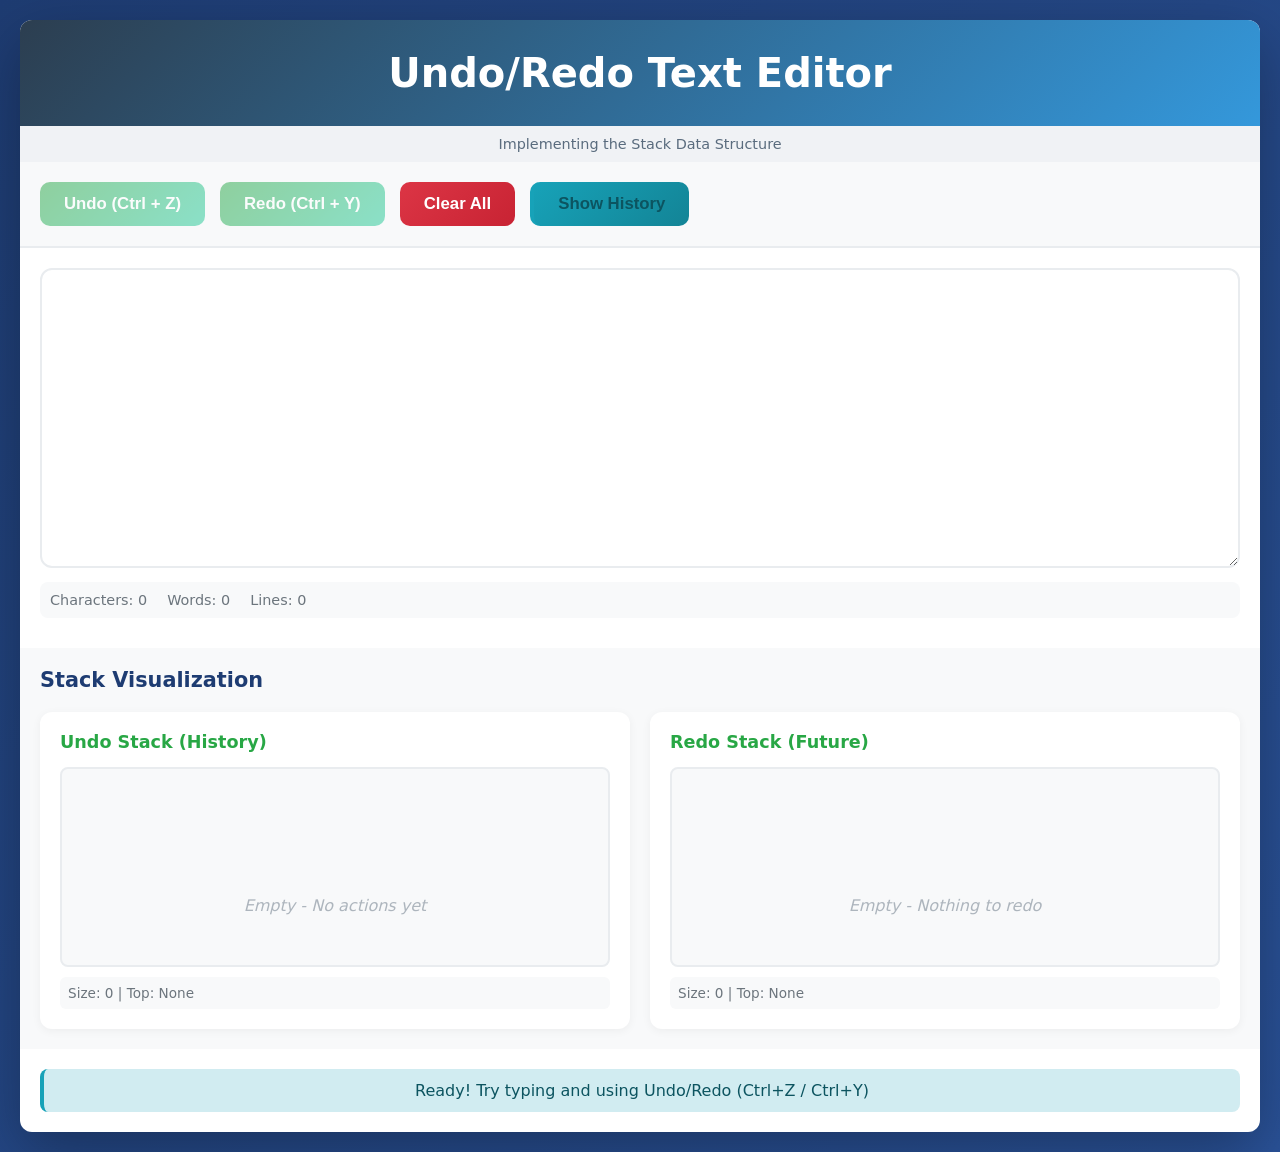
<file: BEGINNER/3.Undo-Redo Feature using Stacks/index.html>
<!DOCTYPE html>
<html lang="en">
<head>
    <meta charset="UTF-8">
    <meta name="viewport" content="width=device-width, initial-scale=1.0">
    <title>Undo/Redo Feature | Stack Implementation</title>
    <link rel="stylesheet" href="style.css">
</head>
<body>
    <div class="container">
        <h1>Undo/Redo Text Editor</h1>
        <p class="subtitle">Implementing the Stack Data Structure</p>

        <!-- Toolbar -->
         <div class="toolbar">
            <button onclick="undo()" id="undoBtn" class="tool-btn">
                <span class="btn-icon">Undo (Ctrl + Z)</span>
            </button>
            <button onclick="redo()" id="redoBtn" class="tool-btn">
                <span class="btn-icon">Redo (Ctrl + Y)</span>
            </button>
            <button onclick="clearAll()"  class="tool-btn danger">
                <span class="btn-icon">Clear All</span>
            </button>
            <button onclick="showHistory()" class="tool-btn info">
                <span class="btn-icon">Show History</span>
            </button>
         </div>

         <!--Editor Area  -->
         <div class="editor-container">
            <textarea id="editor" placeholder="Start typing here... 
                Try Undo/Redo (Ctrl + Z/ Ctrl + Y)" 
                oninput="handleInput()">
            </textarea>

            <div class="editor-info">
                <span>Characters: <span id="charCount">0</span></span>
                <span>Words: <span id="wordCount">0</span></span>
                <span>Lines: <span id="lineCount">0</span></span>
            </div>
         </div>

         <!-- Stack Visualization -->
          <div class="visualization-container">
            <h2>Stack Visualization</h2>
            <div class="stack-grid">
                <div class="stack-card">
                    <h3>Undo Stack (History)</h3>
                    <div class="stack-visual" id="undoStack">
                        <div class="empty-stack">Empty - No actions yet</div>
                    </div>
                    <div class="stack-stats">
                        Size: <span id="undoSize">0</span> | Top: <span id="undoTop">None</span>
                    </div>
                </div>
               
                <div class="stack-card">
                    <h3>Redo Stack (Future)</h3>
                    <div class="stack-visual" id="redoStack">
                        <div class="empty-stack">Empty - Nothing to redo</div>
                    </div>
                    <div class="stack-stats">
                        Size: <span id="redoSize">0</span> | Top: <span id="redoTop">None</span>
                    </div>
                </div>
            </div>
          </div>

          <!-- Action History Panel -->
           <div class="history-panel" id="historyPanel" style="display: none;">
                <h3>Action History</h3>
                <div class="history-list" id="historyList"></div>
                <button onclick="closeHistory()" class="close-btn">Close</button>
           </div>

           <!-- Message Area -->
            <div class="message" id="message"></div>
    </div>

    <script src="app.js"></script>
</body>
</html>
</file>
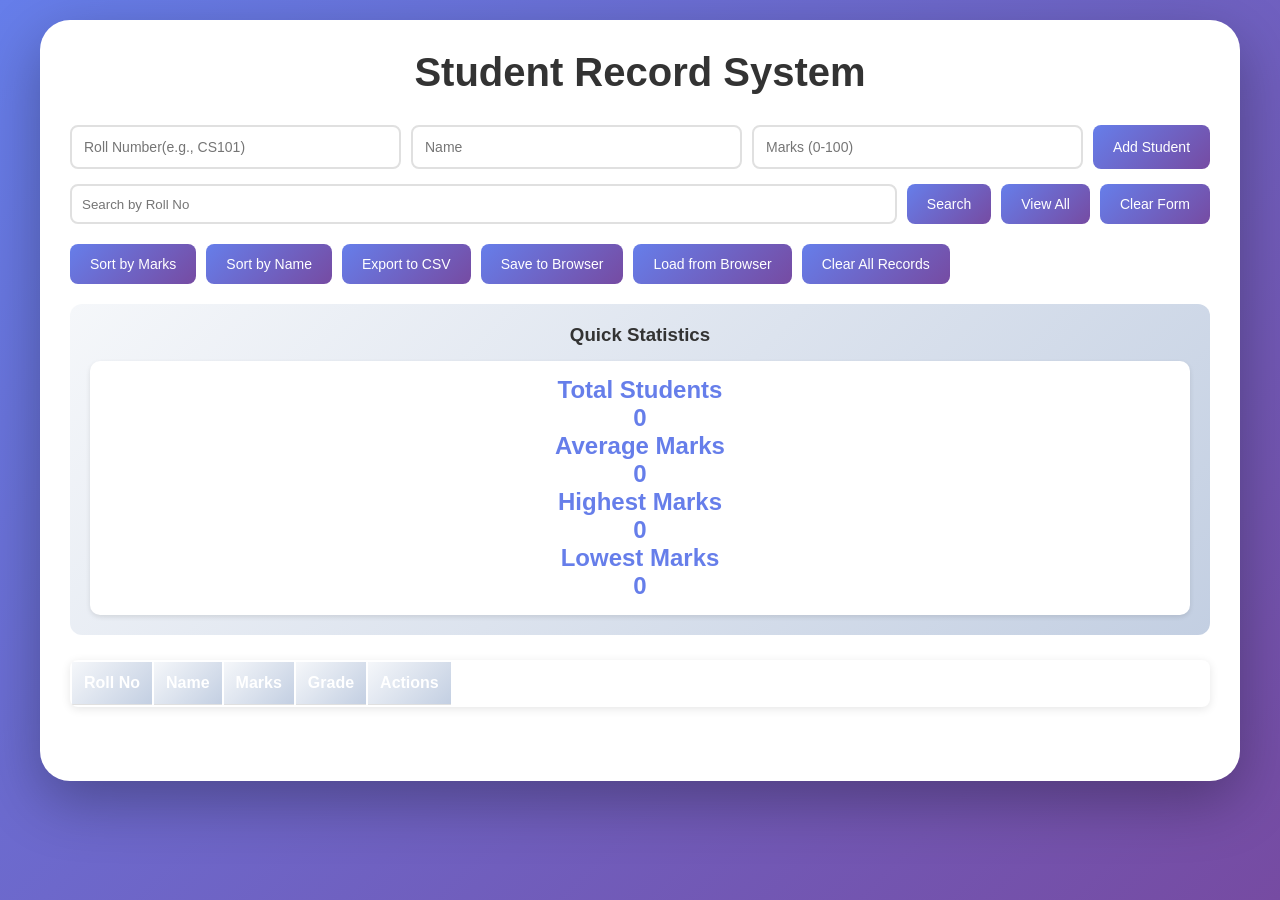
<file: BEGINNER/1.Students Record System With Arrays/web/index.html>
<!DOCTYPE html>
<html lang="en">
<head>
    <meta charset="UTF-8">
    <meta name="viewport" content="width=device-width, initial-scale=1.0">
    <title>Student Record System</title>
    <link rel="stylesheet" href="style.css">
</head>
<body>
    <div class="container">
        <h1>Student Record System</h1>

        <div class="form-group">
            <input type="text" id="rollNo" placeholder="Roll Number(e.g., CS101)" maxlength="20">
            <input type="text" id="name" placeholder="Name" maxlength="50">
            <input type="number" id="marks" placeholder="Marks (0-100)" min="0" max="100">
            <button onclick="addStudent()">Add Student</button>
        </div>

        <div class="actions">
            <input type="text" id="searchRoll" placeholder="Search by Roll No">
            <button onclick="searchStudent()">Search</button>
            <button onclick="viewAll()">View All</button>
            <button onclick="clearForm()">Clear Form</button>
        </div>

        <div class="actions">
            <button onclick="sortByMarks()">Sort by Marks</button>
            <button onclick="sortByName()">Sort by Name</button>
            <button onclick="exportToCSV()">Export to CSV</button>
            <button onclick="saveToLocalStorage()">Save to Browser</button>
            <button onclick="loadFromLocalStorage()">Load from Browser</button>
            <button onclick="clearAllRecords()">Clear All Records</button>
        </div>

        <div class="stats-panel" id="statsPanel">
            <h3>Quick Statistics</h3>
            <div class="stats-grid">
                <div class="stat-card">
                    <div class="stat-label">Total Students</div>
                    <div class="stat-value" id="totalStudents">0</div>
                </div>
                <div class="stat-card">
                    <div class="stat-label">Average Marks</div>
                    <div class="stat-value" id="avgMarks">0</div>
                </div>
                <div class="stat-card">
                    <div class="stat-label">Highest Marks</div>
                    <div class="stat-value" id="highestMarks">0</div>
                </div>
                <div class="stat-card">
                    <div class="stat-label">Lowest Marks</div>
                    <div class="stat-value" id="lowestMarks">0</div>
                </div>
            </div>
        </div>
    

        <div class="table-container">
            <table id="studentTable">
                <thead>
                    <tr>
                        <th>Roll No</th>
                        <th>Name</th>
                        <th>Marks</th>
                        <th>Grade</th>
                        <th>Actions</th>
                    </tr>
                </thead>
                <tbody></tbody>
            </table>
        </div>

        <div id="message"></div>

    </div>

    <script src="app.js"></script>
</body>
</html>
</file>
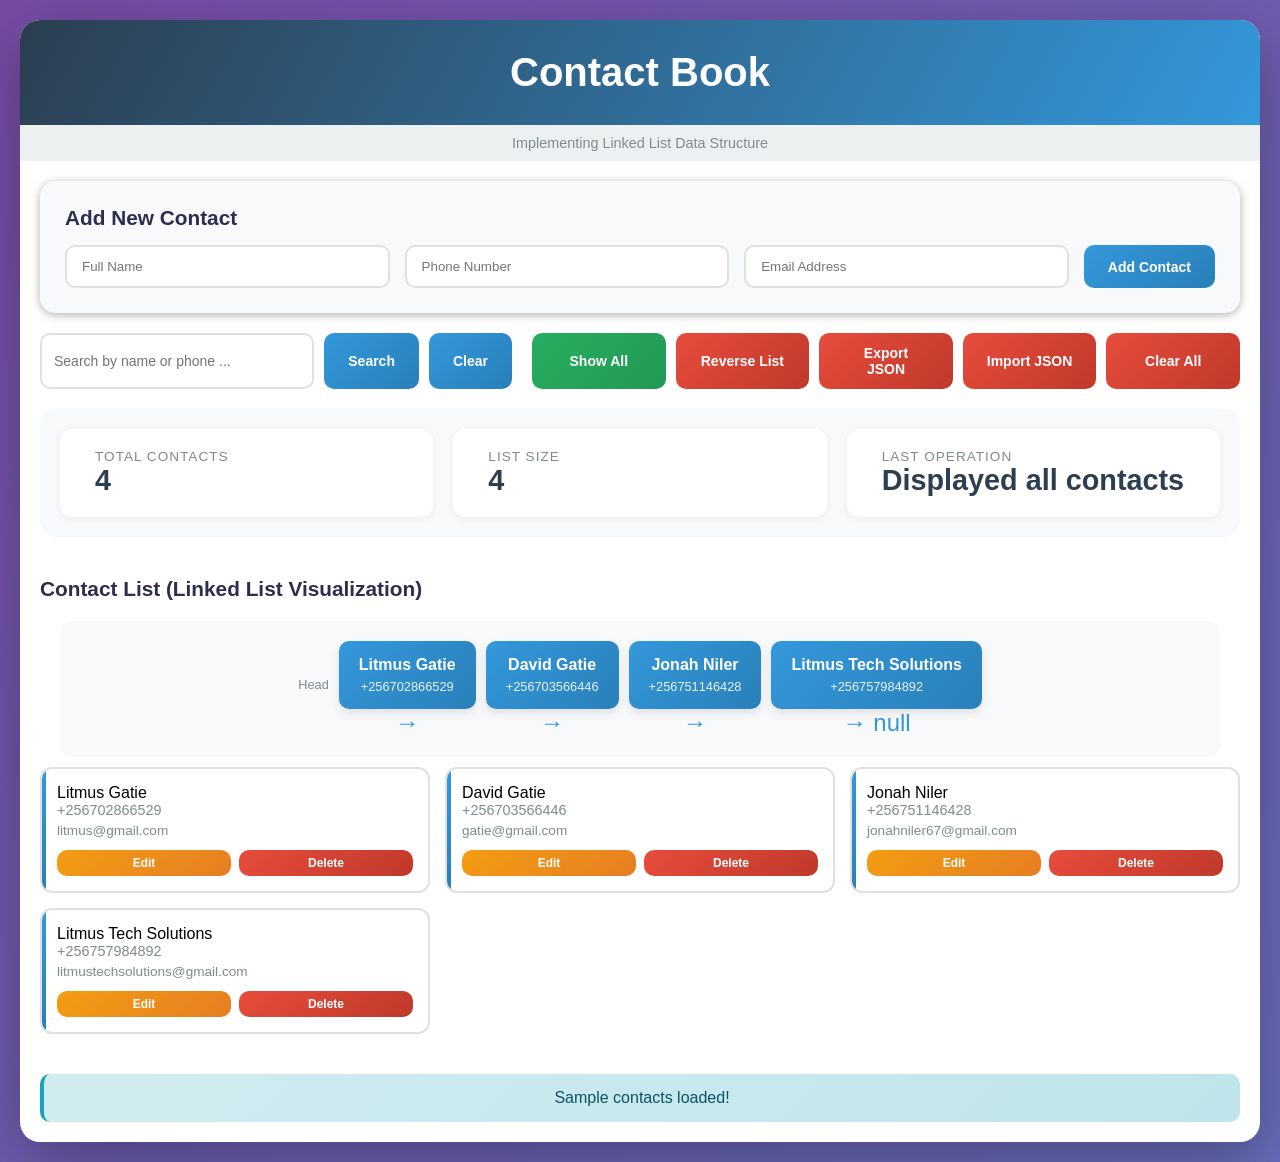
<file: BEGINNER/2.Contact Book using Linked Lists/web/index.html>
<!DOCTYPE html>
<html lang="en">
<head>
    <meta charset="UTF-8">
    <meta name="viewport" content="width=device-width, initial-scale=1.0">
    <title>Contact Book | Linked Lists Implementation</title>
    <link rel="stylesheet" href="style.css">
</head>
<body>
    <div class="container">
        <h1>Contact Book</h1>
        <p class="subtitle">Implementing Linked List Data Structure</p>

        <!-- Add contact Form -->
         <div class="form-card">
            <h2>Add New Contact</h2>

            <div class="form-group">
                <input type="text" id="name" placeholder="Full Name" maxlength="50">
                <input type="tel" id="phone" placeholder="Phone Number" maxlength="15">
                <input type="email" id="email" placeholder="Email Address">
                <button onclick="addContact()">Add Contact</button>
            </div>
         </div>

         <!-- Search & Action Bar -->
          <div class="action-bar">
            <div class="search-box">
                <input type="text" id="searchInput" placeholder="Search by name or phone ...">
            <button onclick="searchContacts()">Search</button>
            <button onclick="clearSearch()">Clear</button>
            </div>
            
            <div class="action-buttons">
                <button onclick="displayAllContacts()">Show All</button>
                <button onclick="reverseList()">Reverse List</button>
                <button onclick="exportToJSON()">Export JSON</button>
                <button onclick="importFromJSON()">Import JSON</button>
                <button onclick="clearAllContacts()">Clear All</button>
          </div>
        </div>

        <!-- Statistics Panel -->
         <div class="stats-panel">
            <div class="stat-card">
                <div class="stat-icon"></div>
                <div class="stat-info">
                    <div class="stat-label">Total Contacts</div>
                    <div class="stat-value" id="totalContacts">0</div>
                </div>
            </div>
            <div class="stat-card">
                <div class="stat-icon"></div>
                <div class="stat-info">
                    <div class="stat-label">List Size</div>
                    <div class="stat-value" id="listSize">0</div>
                </div>
            </div>
            <div class="stat-card">
                <div class="stat-icon"></div>
                <div class="stat-info">
                    <div class="stat-label">Last Operation</div>
                    <div class="stat-value" id="lastOperation">Ready</div>
                </div>
            </div>
         </div>

         <!-- Contacts Display -->
          <div class="contacts-container">
            <h2>Contact List (Linked List Visualization)</h2>
            <div id="linkedListVisualization" class="linked-list-viz"></div>
            <div id="contactsList" class="contacts-grid"></div>
          </div>

          <!-- Message Area -->
           <div class="message" id="message"></div>
    </div>
    

    <script src="app.js"></script>
</body>
</html>
</file>
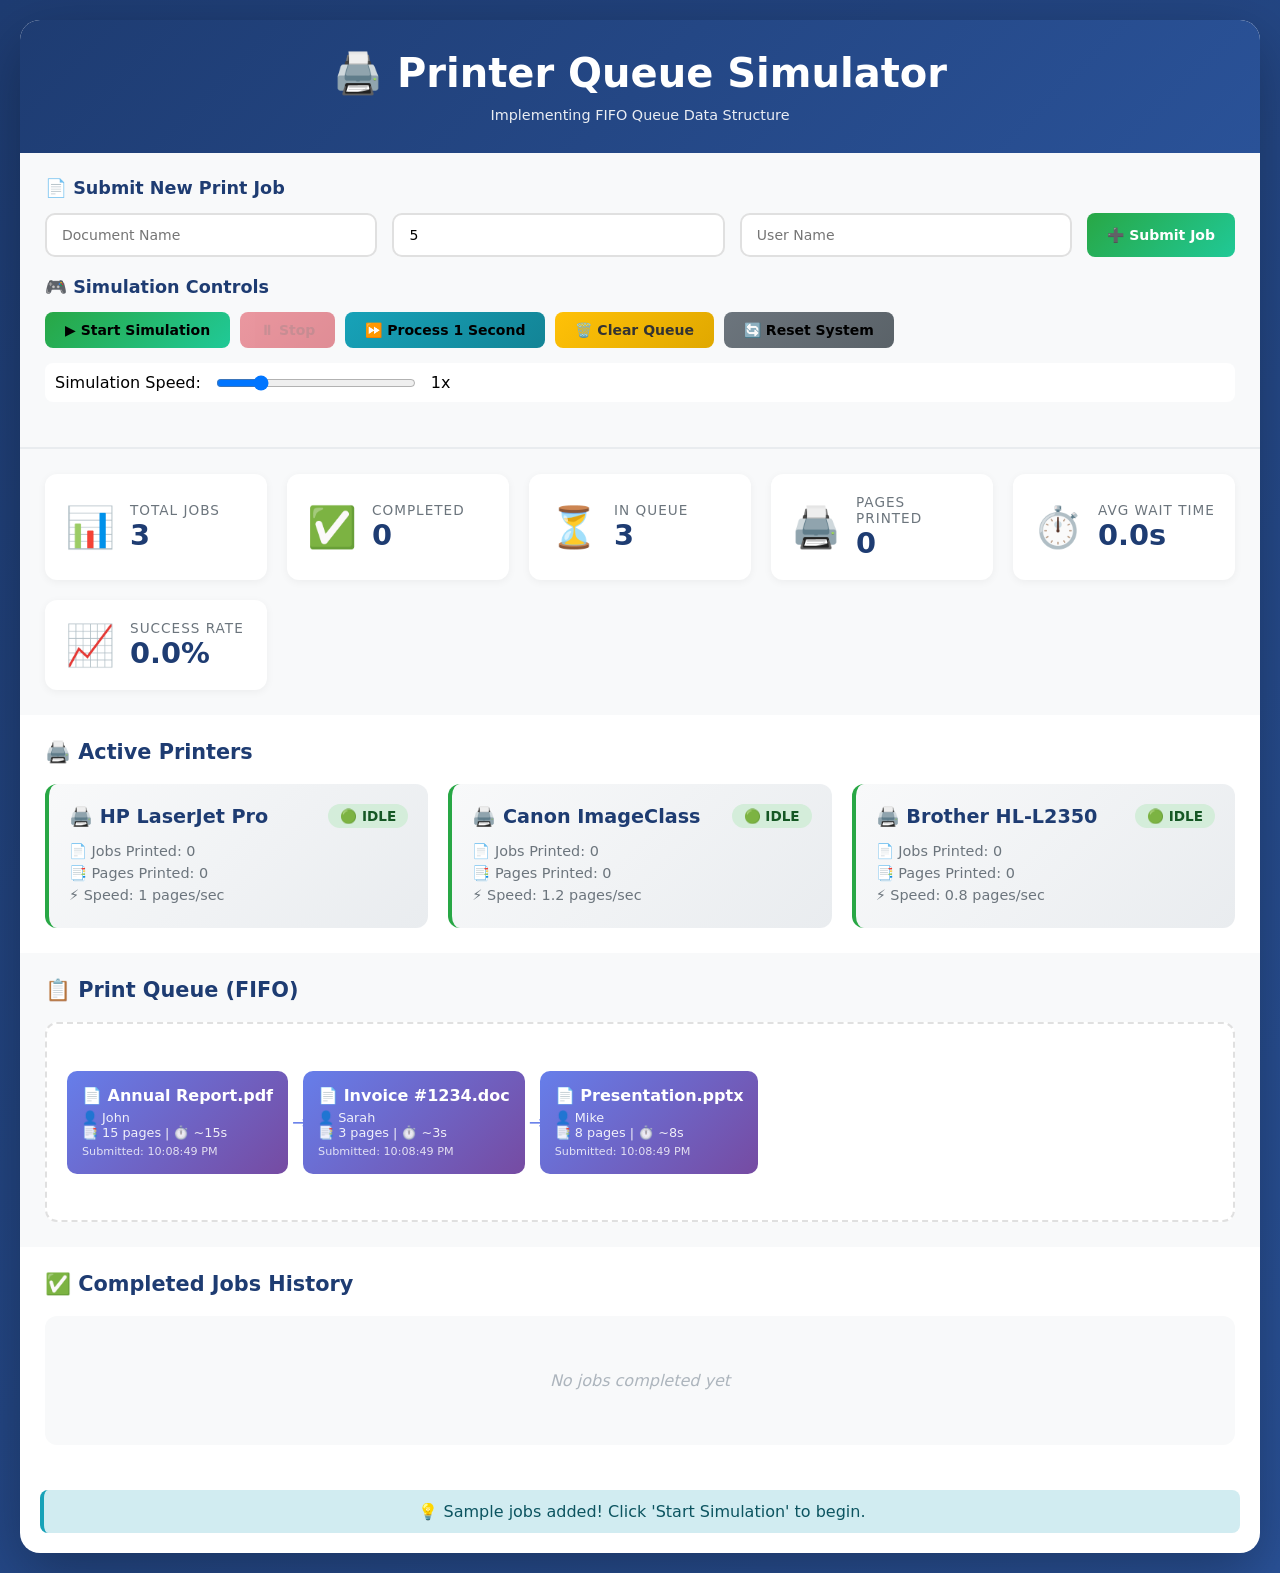
<file: BEGINNER/4.Printer Queue Simulation/web/index.html>
<!DOCTYPE html>
<html lang="en">
<head>
    <meta charset="UTF-8">
    <meta name="viewport" content="width=device-width, initial-scale=1.0">
    <title>🖨️ Printer Queue Simulator - FIFO Queue Implementation</title>
    <link rel="stylesheet" href="style.css">
</head>
<body>
    <div class="container">
        <header>
            <h1>🖨️ Printer Queue Simulator</h1>
            <p class="subtitle">Implementing FIFO Queue Data Structure</p>
        </header>

        <!-- Control Panel -->
        <div class="control-panel">
            <div class="job-form">
                <h3>📄 Submit New Print Job</h3>
                <div class="form-group">
                    <input type="text" id="docName" placeholder="Document Name" maxlength="50">
                    <input type="number" id="pages" placeholder="Pages (1-500)" min="1" max="500" value="5">
                    <input type="text" id="userName" placeholder="User Name" maxlength="30">
                    <button onclick="submitJob()" class="btn-primary">➕ Submit Job</button>
                </div>
            </div>

            <div class="simulation-controls">
                <h3>🎮 Simulation Controls</h3>
                <div class="button-group">
                    <button onclick="startSimulation()" id="startBtn" class="btn-success">▶ Start Simulation</button>
                    <button onclick="stopSimulation()" id="stopBtn" class="btn-danger" disabled>⏸ Stop</button>
                    <button onclick="processOneSecond()" id="stepBtn" class="btn-info">⏩ Process 1 Second</button>
                    <button onclick="clearQueue()" class="btn-warning">🗑️ Clear Queue</button>
                    <button onclick="resetSystem()" class="btn-secondary">🔄 Reset System</button>
                </div>
                <div class="simulation-speed">
                    <label>Simulation Speed:</label>
                    <input type="range" id="speed" min="0.5" max="3" step="0.1" value="1">
                    <span id="speedValue">1x</span>
                </div>
            </div>
        </div>

        <!-- Statistics Dashboard -->
        <div class="stats-dashboard">
            <div class="stat-card">
                <div class="stat-icon">📊</div>
                <div class="stat-info">
                    <div class="stat-label">Total Jobs</div>
                    <div class="stat-value" id="totalJobs">0</div>
                </div>
            </div>
            <div class="stat-card">
                <div class="stat-icon">✅</div>
                <div class="stat-info">
                    <div class="stat-label">Completed</div>
                    <div class="stat-value" id="completedJobs">0</div>
                </div>
            </div>
            <div class="stat-card">
                <div class="stat-icon">⏳</div>
                <div class="stat-info">
                    <div class="stat-label">In Queue</div>
                    <div class="stat-value" id="queueSize">0</div>
                </div>
            </div>
            <div class="stat-card">
                <div class="stat-icon">🖨️</div>
                <div class="stat-info">
                    <div class="stat-label">Pages Printed</div>
                    <div class="stat-value" id="totalPages">0</div>
                </div>
            </div>
            <div class="stat-card">
                <div class="stat-icon">⏱️</div>
                <div class="stat-info">
                    <div class="stat-label">Avg Wait Time</div>
                    <div class="stat-value" id="avgWaitTime">0s</div>
                </div>
            </div>
            <div class="stat-card">
                <div class="stat-icon">📈</div>
                <div class="stat-info">
                    <div class="stat-label">Success Rate</div>
                    <div class="stat-value" id="successRate">0%</div>
                </div>
            </div>
        </div>

        <!-- Printers Section -->
        <div class="printers-section">
            <h2>🖨️ Active Printers</h2>
            <div class="printers-grid" id="printersGrid"></div>
        </div>

        <!-- Queue Visualization -->
        <div class="queue-section">
            <h2>📋 Print Queue (FIFO)</h2>
            <div class="queue-visualization" id="queueVisualization">
                <div class="empty-queue">No jobs in queue</div>
            </div>
        </div>

        <!-- Completed Jobs History -->
        <div class="history-section">
            <h2>✅ Completed Jobs History</h2>
            <div class="history-list" id="historyList">
                <div class="empty-history">No jobs completed yet</div>
            </div>
        </div>

        <!-- Message Area -->
        <div id="message" class="message"></div>
    </div>

    <script src="app.js"></script>
</body>
</html>
</file>
<file: BEGINNER/3.Undo-Redo Feature using Stacks/style.css>
* {
    margin: 0;
    padding: 0;
    box-sizing: border-box;
}

body {
    font-family: 'Segoe UI', 'Poppins', system-ui, sans-serif;
    background: linear-gradient(135deg, #1e3c72 0%, #2a5298 100%);
    min-height: 100vh;
    padding: 20px;
}

.container {
    max-width: 1400px;
    margin: auto;
    background: #fff;
    border-radius: 12px;
    box-shadow: 0 20px 60px rgba(0,0,0,0.3);
    overflow: hidden;
    animation: slideIn 0.5s ease-out;
}

@keyframes slideIn {
    from {
        opacity: 0;
        transform: translateY(-30px);
    }
    to {
        opacity: 1;
        transform: translateY(0);
    }
}

h1 {
    background: linear-gradient(135deg, #2c3e50 0%, #3498db 100%);
    color: #fff;
    padding: 30px;
    margin: 0;
    font-size: 2.5rem;
    text-align: center;
}

.subtitle {
    background: #f0f2f5;
    padding: 10px;
    margin: 0;
    text-align: center;
    font-size: 0.9rem;
    color: #5a6c7e;
}

/* Toolbar */
.toolbar {
    padding: 20px;
    display: flex;
    gap: 15px;
    flex-wrap: wrap;
    background: #f8f9fa;
    border-bottom: 2px solid #e9ecef;
}

.tool-btn {
    padding: 12px 24px;
    background: linear-gradient(135deg, #28a745 0%, #20c997 100%);
    color: #fff;
    border: none;
    border-radius: 10px;
    cursor: pointer;
    font-size: 14px;
    font-weight: 600;
    transition: all 0.3s;
    display: flex;
    align-items: center;
    gap: 8px;
}

.tool-btn:hover {
    transform: translateY(-2px);
    box-shadow: 0 5px 15px rgba(40, 167, 69, 0.3);
}

.tool-btn.danger {
    background: linear-gradient(135deg, #dc3545 0%, #c82333 100%);
}

.tool-btn.danger:hover {
    box-shadow: 0 5px 15px rgba(220, 53, 69, 0.3);
}

.tool-btn.info {
    background: linear-gradient(135deg, #17a2b8 0%, #138496 100%);
}

.tool-btn.info:hover {
    box-shadow: 0 5px 15px rgba(23, 162, 184, 0.3);
}

.btn-icon {
    font-size: 1.2em;
}

/* Editor */
.editor-container {
    padding: 20px;
}

#editor {
    width: 100%;
    height: 300px;
    padding: 15px;
    font-family: 'Courier New', monospace;
    font-size: 14px;
    border: 2px solid #e9ecef;
    border-radius: 12px;
    resize: vertical;
    transition: all 0.3s;
}

#editor:focus {
    outline: none;
    border-color: #28a745;
    box-shadow: 0 0 0 3px rgba(40, 167, 69, 0.1);
}

.editor-info {
    display: flex;
    gap: 20px;
    margin-top: 10px;
    padding: 10px;
    background: #f8f9fa;
    border-radius: 8px;
    color: #6c757d;
    font-size: 0.9em;
}

/* Stack Visualization */
.visualization-container {
    padding: 20px;
    background: #f8f9fa;
    margin-top: 10px;
}

.visualization-container h2 {
    color: #1e3c72;
    margin-bottom: 20px;
    font-size: 1.3em;
}

.stack-grid {
    display: grid;
    grid-template-columns: repeat(auto-fit, minmax(400px, 1fr));
    gap: 20px;
}

.stack-card {
    background: white;
    border-radius: 12px;
    padding: 20px;
    box-shadow: 0 2px 10px rgba(0,0,0,0.05);
}

.stack-card h3 {
    color: #28a745;
    margin-bottom: 15px;
    font-size: 1.1em;
}

.stack-visual {
    background: #f8f9fa;
    border-radius: 8px;
    min-height: 200px;
    padding: 10px;
    display: flex;
    flex-direction: column-reverse;
    gap: 8px;
    border: 2px solid #e9ecef;
}

.stack-item {
    background: linear-gradient(135deg, #28a745 0%, #20c997 100%);
    color: white;
    padding: 10px;
    border-radius: 6px;
    font-size: 12px;
    font-family: monospace;
    animation: slideUp 0.3s ease-out;
}

@keyframes slideUp {
    from {
        opacity: 0;
        transform: translateY(20px);
    }
    to {
        opacity: 1;
        transform: translateY(0);
    }
}

.empty-stack {
    text-align: center;
    color: #adb5bd;
    padding: 40px;
    font-style: italic;
}

.stack-stats {
    margin-top: 10px;
    padding: 8px;
    background: #f8f9fa;
    border-radius: 6px;
    font-size: 0.85em;
    color: #6c757d;
}

/* History Panel */
.history-panel {
    position: fixed;
    top: 50%;
    left: 50%;
    transform: translate(-50%, -50%);
    background: white;
    border-radius: 15px;
    padding: 25px;
    width: 500px;
    max-width: 90%;
    max-height: 80vh;
    overflow-y: auto;
    box-shadow: 0 10px 40px rgba(0,0,0,0.2);
    z-index: 1000;
    animation: fadeIn 0.3s;
}

@keyframes fadeIn {
    from {
        opacity: 0;
        transform: translate(-50%, -40%);
    }
    to {
        opacity: 1;
        transform: translate(-50%, -50%);
    }
}

.history-panel h3 {
    color: #1e3c72;
    margin-bottom: 15px;
}

.history-list {
    margin-bottom: 20px;
}

.history-item {
    padding: 10px;
    margin: 5px 0;
    background: #f8f9fa;
    border-left: 3px solid #28a745;
    border-radius: 5px;
    font-family: monospace;
    font-size: 12px;
    word-break: break-all;
}

.close-btn {
    padding: 8px 16px;
    background: #6c757d;
    color: white;
    border: none;
    border-radius: 6px;
    cursor: pointer;
    width: 100%;
}

.close-btn:hover {
    background: #5a6268;
}

/* Message */
.message {
    margin: 20px;
    padding: 12px;
    border-radius: 8px;
    text-align: center;
    animation: fadeIn 0.3s;
}


.success {
    background: #d4edda;
    color: #155724;
    border-left: 4px solid #28a745;
}

.error {
    background: #f8d7da;
    color: #721c24;
    border-left: 4px solid #dc3545;
}

.info {
    background: #d1ecf1;
    color: #0c5460;
    border-left: 4px solid #17a2b8;
}

.warning {
    background: #fff3cd;
    color: #856404;
    border-left: 4px solid #ffc107;
}

/* Responsive */
@media (max-width: 768px) {
    .container {
        margin: 10px;
        border-radius: 15px;
    }
    
    h1 {
        font-size: 1.8em;
        padding: 20px;
    }

    .toolbar {
        flex-direction: column;
    }
    
    .tool-btn {
        width: 100%;
        justify-content: center;
    }
    
    .stacks-grid {
        grid-template-columns: 1fr;
    }

    .history-panel {
        width: 95%;
        padding: 15px;
    }
}
</file>
<file: BEGINNER/1.Students Record System With Arrays/web/style.css>
* {
    margin: 0;
    padding: 0;
    box-sizing: border-box;
}

body{
    font-family: 'Segoe UI', Tahoma, Geneva, Verdana, sans-serif;
    background: linear-gradient(135deg, #667eea 0%, #764ba2 100%);
    min-height: 100vh;
    padding: 20px;
}

.container {
    max-width: 1200px;
    margin: auto;
    background: white;
    padding: 30px;
    border-radius: 30px;
    box-shadow: 0 20px 60px rgba(0,0,0,0.3);
    animation: slideIn 0.5s ease-out;
}

@keyframes slideIn {
    from {
        opacity: 0;
        transform: translateY(-20px);
    }
    to {
        opacity: 1;
        transform: translateY(0);
    }
}

h1 {
    text-align: center;
    color: #333;
    margin-bottom: 30px;
    font-size: 2.5rem;
}

.form-group {
    display: flex;
    gap: 10px;
    margin-bottom: 15px;
    flex-wrap: wrap;
}

.form-group input {
    padding: 12px;
    border: 2px solid #e0e0e0;
    border-radius: 8px;
    font-size: 14px;
    transition: all 0.3s;
    flex: 1;
    min-width: 150px;
}

.form-group input:focus {
    outline: none;
    border-color: #667eea;
    box-shadow: 0 0 5px rgba(102, 126, 234, 0.3);
}

button {
    padding: 12px 20px;
    background: linear-gradient(135deg, #667eea 0%, #764ba2 100%);
    color: #fff;
    border: none;
    border-radius: 8px;
    cursor: pointer;
    font-size: 14px;
    font-weight: 500;
    transition: all 0.3s;
}

button:hover {
    transform: translateY(-2px);
    box-shadow: 0 5px 15px rgba(0,0,0,0.2);
}

button:active {
    transform: translateY(0);
}

.actions {
    display: flex;
    gap: 10px;
    margin-bottom: 20px;
    flex-wrap: wrap;
}

.actions input {
    padding: 10px;
    border: 2px solid #e0e0e0;
    border-radius: 8px;
    flex: 1;
    min-width: 150px;
}

.stats-panel {
    background: linear-gradient(135deg, #f5f7fa 0%, #c3cfe2 100%);
    padding: 20px;
    border-radius: 12px;
    margin-bottom: 25px;
}

.stats-panel h3 {
    margin-bottom: 15px;
    color: #333;
    text-align: center;
}

.stats-grid {
    background: #fff;
    padding: 15px;
    border-radius: 10px;
    text-align: center;
    box-shadow: 0 2px 5px rgba(0,0,0,0.1);
}

.stat-label {
    font-size: 24px;
    font-weight: bold;
    color: #667eea;
}

.stat-value {
    font-size: 24px;
    font-weight: bold;
    color: #667eea;
}

.table-container {
    width: 100%;
    border-collapse: collapse;
    background: #fff;
    border-radius: 8px;
    overflow: hidden;
    box-shadow: 0 2px 10px rgba(0,0,0,0.1);   
}

th, td {
    padding: 12px;
    text-align: left;
    border-bottom: 1px solid #e0e0e0;
}

th {
    background: linear-gradient(135deg, #f5f7fa 0%, #c3cfe2 100%);
    color: #fff;
    font-weight: 600;
}

tr:hover {
    background: #f5f5f5;
}

.grade-A {
    color: #4caf50;
    font-weight: bold;
}
.grade-B {
    color: #2196f3;
    font-weight: bold;
}
.grade-C {
    color: #ff9800;
    font-weight: bold;
}
.grade-D {
    color: #ffc107;
    font-weight: bold;
}
.grade-F {
    color: #f44336;
    font-weight: bold;
}

#message {
    margin-top: 20px;
    padding: 12px;
    border-radius: 8px;
    text-align: center;
    animation: fadeIn 0.5s;
}

@keyframes fadeIn{
    from {
        opacity: 0;
        transform: translateY(-10px);
    }
    to {
        opacity: 1;
        transform: translateY(0);
    }
}

.success {
    background-color: #d4edda;
    color: #155724;
    border: 1px solid #c3e6cb;
}
.error {
    background-color: #f8d7da;
    color: #721c24;
    border: 1px solid #f5c6cd;
}
.warning {
    background-color: #fff3cd;
    color: #856404;
    border: 1px solid #ffeaa7;
}

.action-buttons {
    display: flex;
    gap: 5px;
}

.action-buttons button {
    padding: 5px 10px;
    font-size: 12px;
}

@media (max-width:768px) {
    .container {
        padding: 20px;
    }

    .form-group, .actions {
        flex-direction: column;
    }

    .stats-grid {
        grid-template-columns: 1fr;
    }

    button {
        width: 100%;
    }
}
</file>
<file: BEGINNER/2.Contact Book using Linked Lists/web/style.css>
* {
    margin: 0;
    padding: 0;
    box-sizing: border-box;
}

body {
    font-family: 'Segoe UI', Tahoma, Geneva, Verdana, sans-serif;
    background: linear-gradient(135deg, #764ba5 0%, #676eba);
    min-height: 100vh;
    padding: 20px;
}

.container {
    max-width: 1400px;
    margin: auto;
    background: #fff;
    border-radius: 20px;
    box-shadow: 0 20px 60px rgba(0,0,0,0.3);
    overflow: hidden;
    animation: slideIn 0.5s ease-out;
}

@keyframes slideIn {
    from {
        opacity: 0;
        transform: translateY(-30px);
    }
    to {
        opacity: 1;
        transform: translateY(0);
    }
}

h1 {
    background: linear-gradient(120deg, #2c3e50 0%, #3498db 100%);
    color: #fff;
    padding: 30px;
    margin: 0;
    font-size: 2.5rem;
    text-align: center;
}

.subtitle {
    background: #ecf0f1;
    padding: 10px;
    text-align: center;
    color: #7f8c8d;
    font-size: 0.9rem;
    margin: 0;
}

/* Form Cards */
.form-card {
    background: #f8f9fa;
    padding: 25px;
    margin: 20px;
    border-radius: 15px;
    box-shadow: 0 2px 10px rgba(0,0,0,0.3);
}

.form-card h2 {
    color: #2c2e50;
    margin-bottom: 15px;
    font-size: 1.3rem;
}

.form-group {
    display: flex;
    gap: 15px;
    flex-wrap: wrap;
}

.form-group input {
    flex: 1;
    padding: 12px 15px;
    border: 2px solid #e0e0e0;
    border-radius: 10px;
    transition: all 0.3s;
    font-family: inherit;
}

.form-group input:focus {
    outline: none;
    border-color: #3498db;
    box-shadow: 0 0 0 3px rgba(52, 152, 219, 0.1);
}

button {
    padding: 12px 24px;
    background: linear-gradient(135deg, #3498db 0%, #2980b9 100%);
    color: #fff;
    border: none;
    border-radius: 10px;
    cursor: pointer;
    font-size: 14px;
    font-weight: 600;
    transition: all 0.3s;
    font-family: inherit;
}

button:hover {
    transform: translateY(-2px);
    box-shadow: 0 5px 15px rgba(52, 152, 219, 0.3);
}

button:active {
    transform: translateY(0);
}

/* Action Bar */
.action-bar {
    padding: 0 20px 20px 20px;
    display: flex;
    gap:20px;
    flex-wrap: wrap;
}

.search-box {
    flex: 2;
    display: flex;
    gap: 10px;
}

.search-box input {
    flex: 1;
    padding: 12px;
    border: 2px solid #e0e0e0;
    border-radius: 10px;
    font-size: 14px;
}

.action-buttons {
    flex: 3;
    display: flex;
    gap: 10px;
    flex-wrap: wrap;
}

.action-buttons button {
    background: linear-gradient(135deg, #e74c3c 0%, #c0392b 100%);
    flex: 1;
    min-width: 100px;
}

.action-buttons button:first-child {
    background: linear-gradient(135deg, #27ae60 0%, #229954 100%);
}

/* Statistics panel */
.stats-panel {
    display: grid;
    grid-template-columns: repeat(auto-fit, minmax(250px, 1fr));
    gap: 20px;
    padding: 20px;
    background: #f8f9fa;
    margin: 0 20px 20px 20px;
    border-radius: 15px;
}

.stat-card {
    background: #fff;
    padding: 20px;
    border-radius: 12px;
    display: flex;
    align-items: center;
    gap: 15px;
    box-shadow: 0 2px 8px rgba(0,0,0,0.05);
    transition: transform 0.3s;
}

.stat-card:hover {
    transform: translateY(-3px);
}

.stat-icon {
    font-size: 2.5rem;
}

.stat-info {
    flex: 1;
}

.stat-label {
    font-size: 0.85rem;
    color: #7f8c8d;
    text-transform: uppercase;
    letter-spacing: 1px;
}

.stat-value {
    font-size: 1.8rem;
    font-weight: bold;
    color: #2c3e50;
}

/* Linked List Visualization */
.linked-list-viz {
    padding: 20px;
    background: #f8f9fa;
    margin: 0 20px;
    border-radius: 12px;
    overflow-x: auto;
    display: flex;
    gap: 10px;
    align-items: center;
    justify-content: center;
    flex-wrap: wrap;
    min-height: 120px;
}

.list-node {
    display: inline-flex;
    flex-direction: column;
    align-items: center;
    position: relative;
}

.node-box {
    background: linear-gradient(135deg, #3498db 0%, #2980b9 100%);
    color: #fff;
    padding: 15px 20px;
    border-radius: 10px;
    min-width: 120px;
    text-align: center;
    box-shadow: 0 4px 10px rgba(0,0,0,0.1);
    position: relative;
    z-index: 1;
}

.node-name {
    font-weight: bold;
    font-size: 1rem;
    margin-bottom: 5px;
}

.node-phone {
    font-size: 0.8rem;
    opacity: 0.9;
}

.node-arrow {
    font-size: 1.5rem;
    margin: 0 5px;
    color: #3498db;
}

/* Contacts grid */
.contacts-container {
    padding: 20px;
}

.contacts-container h2 {
    color: #2c2e50;
    margin-bottom: 20px;
    font-size: 1.3rem;
}

.contacts-grid {
    display: grid;
    grid-template-columns: repeat(auto-fill, minmax(300px, 1fr));
    gap: 15px;
    margin-top: 10px;
}

.contact-card {
    background: #fff;
    border: 2px solid #e0e0e0;
    border-radius: 12px;
    padding: 15px;
    transition: all 0.3s;
    position: relative;
    overflow: hidden;
}

.contact-card:hover {
    transform: translateY(-3px);
    box-shadow: 0 5px 20px rgba(0,0,0,0.1);
    border-color: #3498db;
}

.contact-card::before {
    content: '';
    position: absolute;
    top: 0;
    left: 0;
    width: 4px;
    height: 100%;
    background: linear-gradient(135deg, #3498db 0%, #2980b9 100%);
}

.contact-item {
    font-size: 1.2rem;
    font-weight: bold;
    color: #2c3e50;
    margin-bottom: 8px;
}

.contact-phone {
    color: #7f8c8d;
    font-size: 0.9rem;
    margin-bottom: 5px;
    display: flex;
    align-items: center;
    gap: 8px;
}

.contact-email {
    color: #7f8c8d;
    font-size: 0.85rem;
    display: flex;
    align-items: center;
    gap: 8px;
}

.contact-actions {
    margin-top: 12px;
    display: flex;
    gap: 8px;
}

.contact-actions button {
    padding: 6px 12px;
    font-size: 12px;
    flex:1;
}

.contact-actions button:first-child{
    background: linear-gradient(135deg, #f39c12 0%, #e67e22 100%);
}

.contact-actions button:last-child {
    background: linear-gradient(135deg, #e74c3c 0%, #c0392b 100%);
}

/* Message Styles */
.message {
    margin: 20px;
    padding: 15px;
    border-radius: 10px;
    text-align: center;
    animation: fadeIn 0.3s;
}

@keyframes fadeIn {
    from {
        opacity: 0;
        transform: translateY(-10px);
    }
    to {
        opacity: 1;
        transform: translateY(0);
    }
}

.success {
    background: linear-gradient(135deg, #d4edda 0%, #c3e6cb 100%);
    color: #155724;
    border-left: 4px solid #28a745;
}
.error {
    background: linear-gradient(135deg, #f8d7da 0%, #f5c6cb 100%);
    color: #721c24;
    border-left: 4px solid #dc3545;
}
.info {
    background: linear-gradient(135deg, #d1ecf1 0%, #bee5eb 100%);
    color: #0c5460;
    border-left: 4px solid #17a2b8;
}
.warning {
    background: linear-gradient(135deg, #fff3cd 0%, #ffeaa7 100%);
    color: #856404;
    border-left: 4px solid #ffc107;
}

/* Empty state */
.empty-state {
    text-align: center;
    padding: 60px 20px;
    color: #95a5a6;
}

.empty-state-icon {
    font: 4em;
    margin-bottom: 20px;
}

/* Responsive Design */
@media (max-width: 768px) {
    .container {
        margin: 10px;
        border-radius: 15px;
    }

    h1 {
        font-size: 1.8rem;
        padding: 20px;
    }

    .form-group {
        flex-direction: column;
    }

    .action-bar {
        flex-direction: column;
    }
    .search-box {
        flex-direction: column;
    }

    .action-buttons button {
        width: 100%;
    }

    .stats-panel {
        grid-template-columns: 1fr;
    }

    .linked-list-viz {
        flex-direction: column;
    }

    .contacts-grid {
        grid-template-columns: 1fr;
    }
}
</file>
<file: BEGINNER/4.Printer Queue Simulation/web/style.css>
* {
    margin: 0;
    padding: 0;
    box-sizing: border-box;
}

body {
    font-family: 'Segoe UI', 'Poppins', system-ui, -apple-system, sans-serif;
    background: linear-gradient(135deg, #1e3c72 0%, #2a5298 100%);
    min-height: 100vh;
    padding: 20px;
}

.container {
    max-width: 1600px;
    margin: auto;
    background: white;
    border-radius: 20px;
    box-shadow: 0 20px 60px rgba(0,0,0,0.3);
    overflow: hidden;
    animation: slideIn 0.5s ease-out;
}

@keyframes slideIn {
    from {
        opacity: 0;
        transform: translateY(-30px);
    }
    to {
        opacity: 1;
        transform: translateY(0);
    }
}

header {
    background: linear-gradient(135deg, #1e3c72 0%, #2a5298 100%);
    color: white;
    padding: 30px;
    text-align: center;
}

h1 {
    font-size: 2.5em;
    margin-bottom: 10px;
}

.subtitle {
    font-size: 0.9em;
    opacity: 0.9;
}

/* Control Panel */
.control-panel {
    padding: 25px;
    background: #f8f9fa;
    border-bottom: 2px solid #e9ecef;
}

.job-form, .simulation-controls {
    margin-bottom: 20px;
}

.job-form h3, .simulation-controls h3 {
    color: #1e3c72;
    margin-bottom: 15px;
    font-size: 1.1em;
}

.form-group {
    display: flex;
    gap: 15px;
    flex-wrap: wrap;
}

.form-group input {
    flex: 1;
    padding: 12px 15px;
    border: 2px solid #e0e0e0;
    border-radius: 10px;
    font-size: 14px;
    transition: all 0.3s;
    font-family: inherit;
}

.form-group input:focus {
    outline: none;
    border-color: #2a5298;
    box-shadow: 0 0 0 3px rgba(42, 82, 152, 0.1);
}

.button-group {
    display: flex;
    gap: 10px;
    flex-wrap: wrap;
    margin-bottom: 15px;
}

.btn-primary {
    background: linear-gradient(135deg, #28a745 0%, #20c997 100%);
    color: white;
}

.btn-success {
    background: linear-gradient(135deg, #28a745 0%, #20c997 100%);
}

.btn-danger {
    background: linear-gradient(135deg, #dc3545 0%, #c82333 100%);
}

.btn-info {
    background: linear-gradient(135deg, #17a2b8 0%, #138496 100%);
}

.btn-warning {
    background: linear-gradient(135deg, #ffc107 0%, #e0a800 100%);
    color: #333;
}

.btn-secondary {
    background: linear-gradient(135deg, #6c757d 0%, #5a6268 100%);
}

button {
    padding: 10px 20px;
    border: none;
    border-radius: 8px;
    cursor: pointer;
    font-size: 14px;
    font-weight: 600;
    transition: all 0.3s;
    font-family: inherit;
}

button:hover:not(:disabled) {
    transform: translateY(-2px);
    box-shadow: 0 5px 15px rgba(0,0,0,0.2);
}

button:active:not(:disabled) {
    transform: translateY(0);
}

button:disabled {
    opacity: 0.5;
    cursor: not-allowed;
}

.simulation-speed {
    display: flex;
    align-items: center;
    gap: 15px;
    padding: 10px;
    background: white;
    border-radius: 8px;
}

.simulation-speed input {
    flex: 1;
    max-width: 200px;
}

/* Statistics Dashboard */
.stats-dashboard {
    display: grid;
    grid-template-columns: repeat(auto-fit, minmax(200px, 1fr));
    gap: 20px;
    padding: 25px;
    background: #f8f9fa;
}

.stat-card {
    background: white;
    padding: 20px;
    border-radius: 12px;
    display: flex;
    align-items: center;
    gap: 15px;
    box-shadow: 0 2px 8px rgba(0,0,0,0.05);
    transition: transform 0.3s;
}

.stat-card:hover {
    transform: translateY(-3px);
    box-shadow: 0 5px 20px rgba(0,0,0,0.1);
}

.stat-icon {
    font-size: 2.5em;
}

.stat-info {
    flex: 1;
}

.stat-label {
    font-size: 0.85em;
    color: #6c757d;
    text-transform: uppercase;
    letter-spacing: 1px;
}

.stat-value {
    font-size: 1.8em;
    font-weight: bold;
    color: #1e3c72;
}

/* Printers Section */
.printers-section {
    padding: 25px;
}

.printers-section h2, .queue-section h2, .history-section h2 {
    color: #1e3c72;
    margin-bottom: 20px;
    font-size: 1.3em;
}

.printers-grid {
    display: grid;
    grid-template-columns: repeat(auto-fit, minmax(300px, 1fr));
    gap: 20px;
}

.printer-card {
    background: linear-gradient(135deg, #f8f9fa 0%, #e9ecef 100%);
    border-radius: 12px;
    padding: 20px;
    border-left: 4px solid #28a745;
    transition: all 0.3s;
}

.printer-card.busy {
    border-left-color: #dc3545;
    background: linear-gradient(135deg, #fff5f5 0%, #ffe6e6 100%);
}

.printer-header {
    display: flex;
    justify-content: space-between;
    align-items: center;
    margin-bottom: 15px;
}

.printer-name {
    font-size: 1.2em;
    font-weight: bold;
    color: #1e3c72;
}

.printer-status {
    padding: 4px 12px;
    border-radius: 20px;
    font-size: 0.85em;
    font-weight: 600;
}

.status-idle {
    background: #d4edda;
    color: #155724;
}

.status-busy {
    background: #f8d7da;
    color: #721c24;
}

.printer-stats {
    margin-top: 10px;
    font-size: 0.9em;
    color: #6c757d;
}

.printer-stats p {
    margin: 5px 0;
}

.current-job {
    margin-top: 12px;
    padding: 10px;
    background: white;
    border-radius: 8px;
    font-size: 0.85em;
}

.progress-bar {
    width: 100%;
    height: 6px;
    background: #e0e0e0;
    border-radius: 3px;
    overflow: hidden;
    margin-top: 8px;
}

.progress-fill {
    height: 100%;
    background: linear-gradient(90deg, #28a745, #20c997);
    transition: width 0.3s;
}

/* Queue Visualization */
.queue-section {
    padding: 25px;
    background: #f8f9fa;
}

.queue-visualization {
    background: white;
    border-radius: 12px;
    padding: 20px;
    min-height: 200px;
    display: flex;
    gap: 15px;
    flex-wrap: wrap;
    align-items: center;
    border: 2px dashed #e0e0e0;
}

.queue-job {
    background: linear-gradient(135deg, #667eea 0%, #764ba2 100%);
    color: white;
    padding: 15px;
    border-radius: 10px;
    min-width: 200px;
    position: relative;
    animation: slideInLeft 0.3s ease-out;
}

@keyframes slideInLeft {
    from {
        opacity: 0;
        transform: translateX(-20px);
    }
    to {
        opacity: 1;
        transform: translateX(0);
    }
}

.queue-job::after {
    content: "→";
    position: absolute;
    right: -20px;
    top: 50%;
    transform: translateY(-50%);
    font-size: 1.2em;
    color: #667eea;
}

.queue-job:last-child::after {
    content: "";
}

.job-name {
    font-weight: bold;
    font-size: 1em;
    margin-bottom: 5px;
}

.job-details {
    font-size: 0.8em;
    opacity: 0.9;
    margin-top: 5px;
}

.empty-queue {
    text-align: center;
    color: #adb5bd;
    padding: 40px;
    width: 100%;
    font-style: italic;
}

/* History Section */
.history-section {
    padding: 25px;
}

.history-list {
    max-height: 300px;
    overflow-y: auto;
    background: #f8f9fa;
    border-radius: 12px;
    padding: 15px;
}

.history-item {
    background: white;
    padding: 12px;
    margin-bottom: 10px;
    border-radius: 8px;
    border-left: 3px solid #28a745;
    animation: fadeIn 0.3s;
}

@keyframes fadeIn {
    from {
        opacity: 0;
        transform: translateY(-10px);
    }
    to {
        opacity: 1;
        transform: translateY(0);
    }
}

.history-item-header {
    display: flex;
    justify-content: space-between;
    margin-bottom: 5px;
    font-weight: bold;
    color: #1e3c72;
}

.history-item-details {
    font-size: 0.85em;
    color: #6c757d;
}

.empty-history {
    text-align: center;
    color: #adb5bd;
    padding: 40px;
    font-style: italic;
}

/* Message */
.message {
    margin: 20px;
    padding: 12px;
    border-radius: 8px;
    text-align: center;
    animation: fadeIn 0.3s;
}

.success {
    background: #d4edda;
    color: #155724;
    border-left: 4px solid #28a745;
}

.error {
    background: #f8d7da;
    color: #721c24;
    border-left: 4px solid #dc3545;
}

.info {
    background: #d1ecf1;
    color: #0c5460;
    border-left: 4px solid #17a2b8;
}

.warning {
    background: #fff3cd;
    color: #856404;
    border-left: 4px solid #ffc107;
}

/* Responsive */
@media (max-width: 768px) {
    .container {
        margin: 10px;
        border-radius: 15px;
    }
    
    h1 {
        font-size: 1.8em;
    }
    
    .form-group {
        flex-direction: column;
    }
    
    .button-group {
        flex-direction: column;
    }
    
    button {
        width: 100%;
    }
    
    .stats-dashboard {
        grid-template-columns: 1fr;
    }
    
    .printers-grid {
        grid-template-columns: 1fr;
    }
    
    .queue-visualization {
        flex-direction: column;
    }
    
    .queue-job::after {
        content: "↓";
        right: 50%;
        top: auto;
        bottom: -20px;
        transform: translateX(50%);
    }
    
    .queue-job:last-child::after {
        content: "";
    }
}
</file>
